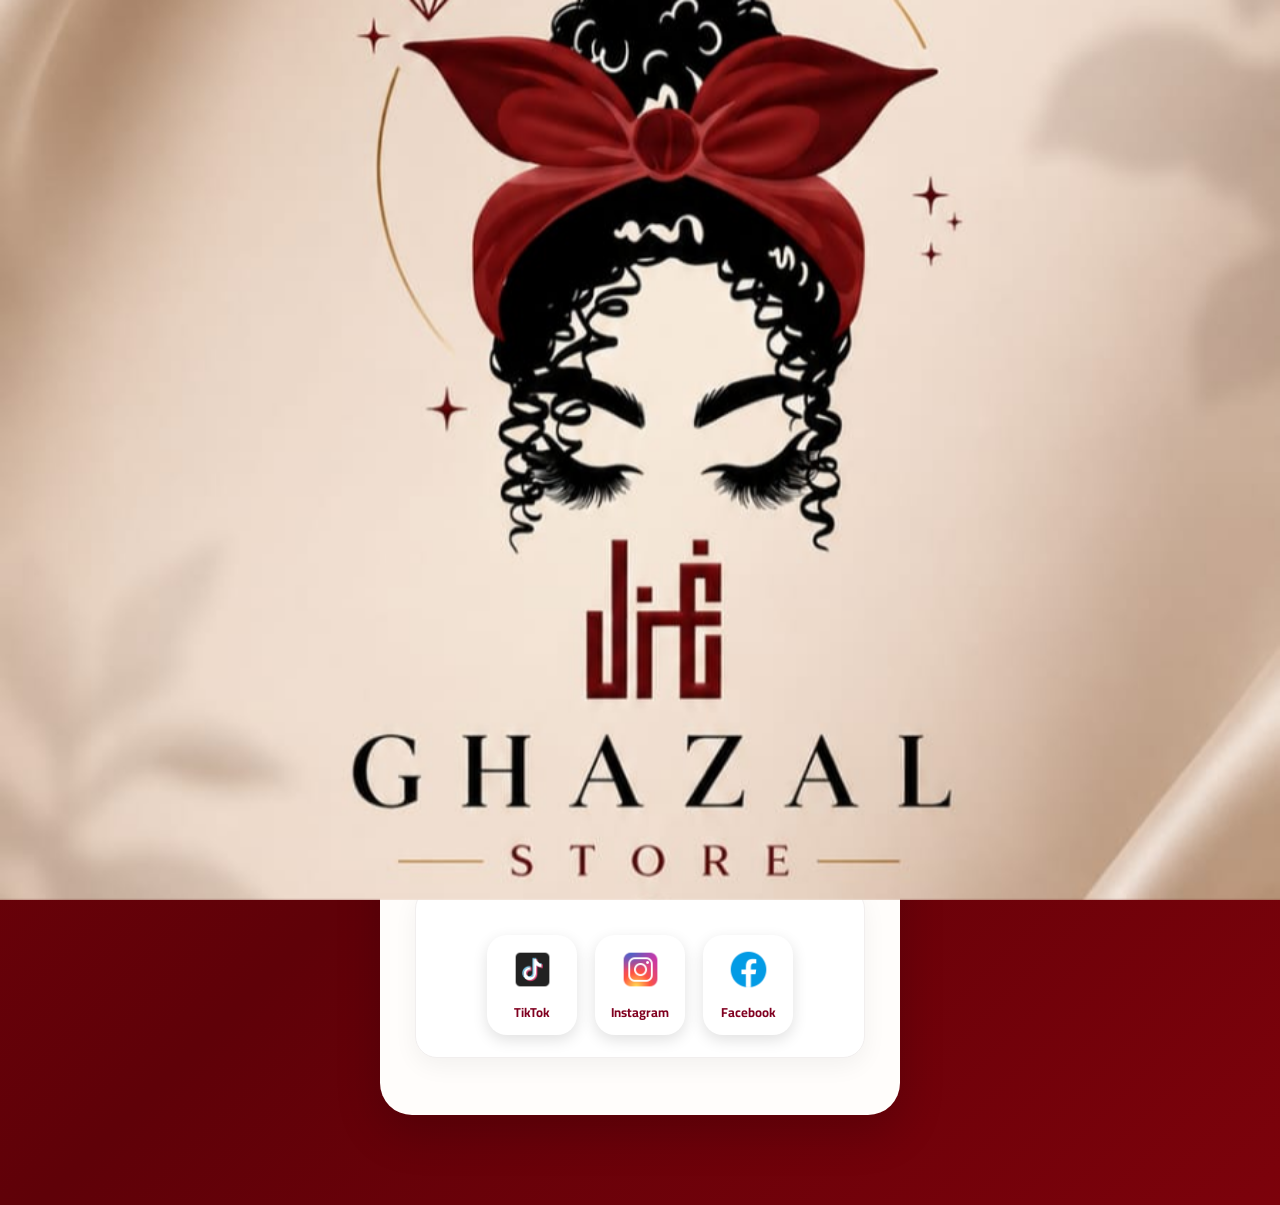
<file: index.html>
<!DOCTYPE html>
<html lang="ar" dir="rtl">

<head>

<meta charset="UTF-8">

<meta name="viewport" content="width=device-width, initial-scale=1.0">

<title>غزل</title>

<link rel="stylesheet" href="style.css">
<link rel="manifest" href="manifest.json">
</head>


<body>
<div id="splash">
    <img src="splash.png" alt="غزل">
</div>
<div class="container">


<img src="logo.png" class="logo" alt="غزل">


<h1>غزل | Ghazal</h1>


<p class="subtitle">
إدارة براند غزل بسهولة
</p>


<div class="divider"></div>





<div class="section">


<h2 class="center-title">
إدارة غزل
</h2>



<button onclick="location.href='posts.html'">

📸 البوستات

</button>



<button onclick="location.href='saved-posts.html'">

📚 المنتجات

</button>



<button onclick="location.href='calculator.html'">

🧮 الحاسبة

</button>



<button onclick="location.href='settings.html'">

⚙️ الإعدادات

</button>



</div>







<div class="section">


<div class="social-links">


<a href="https://www.facebook.com/ghazal07s" target="_blank">

<img src="facebook.png" alt="Facebook">

<span>Facebook</span>

</a>



<a href="https://www.instagram.com/sghazal07" target="_blank">

<img src="instagram.png" alt="Instagram">

<span>Instagram</span>

</a>



<a href="https://www.tiktok.com/@sghazal6" target="_blank">

<img src="tiktok.png" alt="TikTok">

<span>TikTok</span>

</a>



</div>


</div>





</div>

<script>

setTimeout(function(){

document.getElementById("splash").style.display="none";

},2000);

</script>
<script>

if ("serviceWorker" in navigator) {

navigator.serviceWorker.register("service-worker.js");

}

</script>
<script>
setTimeout(function(){
    document.getElementById("splash").style.display="none";
},2500);
</script>
</body>

</html>
</file>
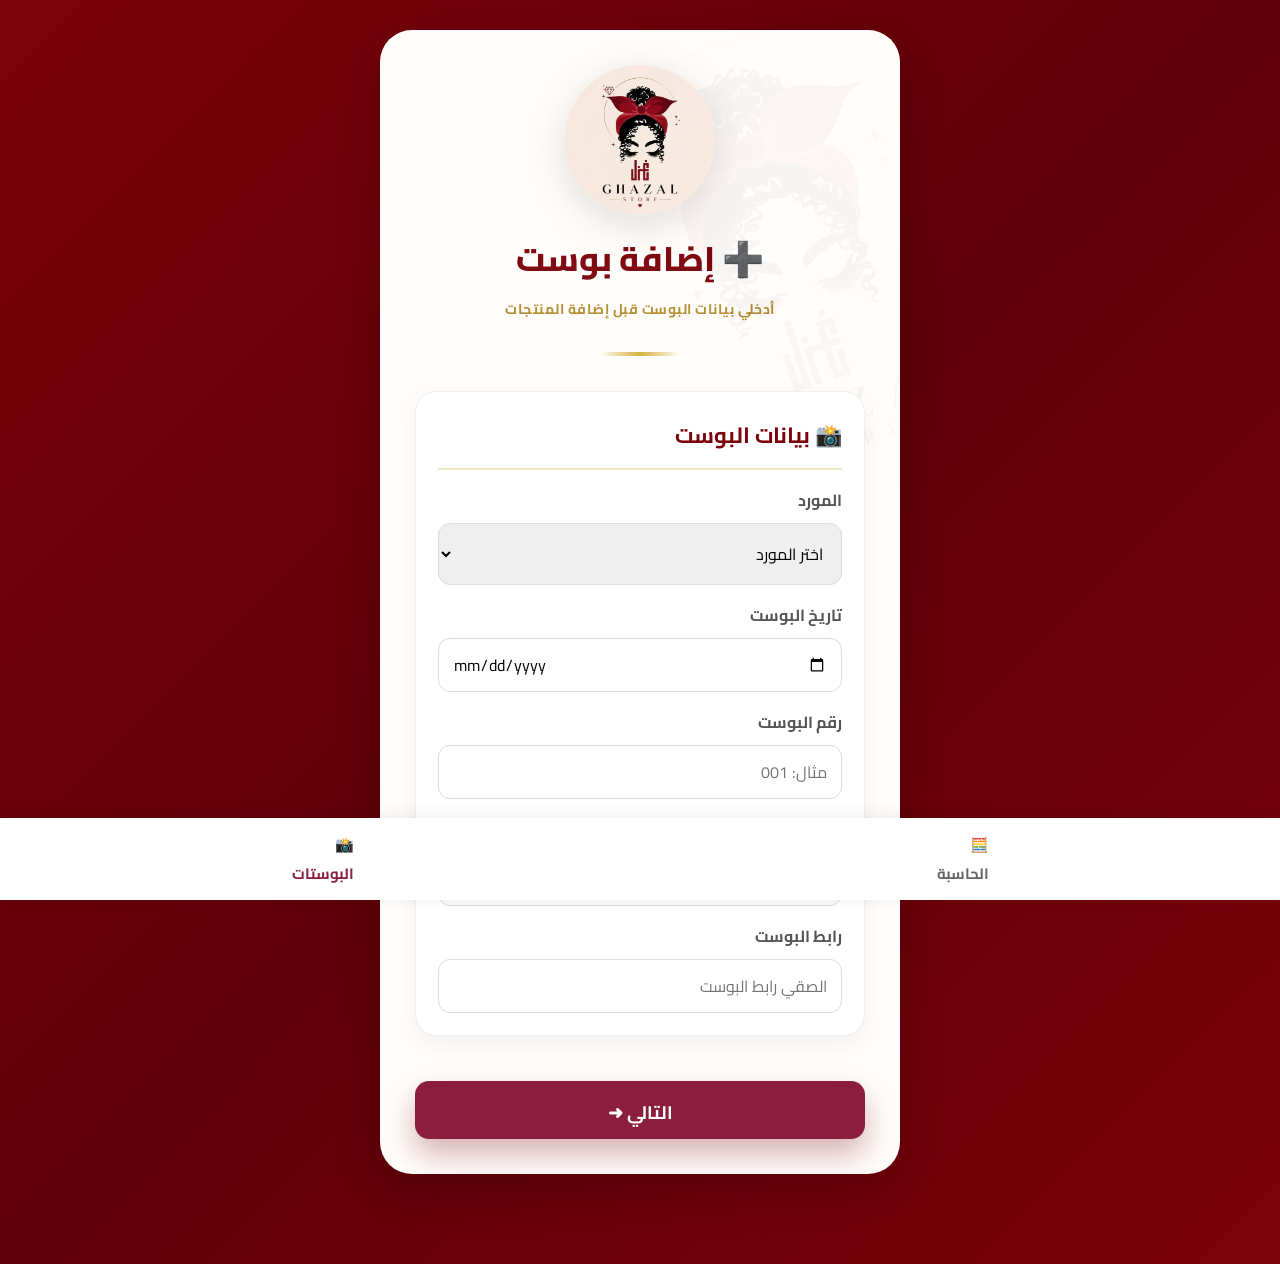
<file: add-post.html>
<!DOCTYPE html>
<html lang="ar" dir="rtl">

<head>

<meta charset="UTF-8">

<meta name="viewport" content="width=device-width, initial-scale=1.0">

<title>إضافة بوست | غزل</title>

<link rel="stylesheet" href="style.css">
<link rel="stylesheet" href="posts.css">

<link rel="preconnect" href="https://fonts.googleapis.com">
<link rel="preconnect" href="https://fonts.gstatic.com" crossorigin>

<link href="https://fonts.googleapis.com/css2?family=Cairo:wght@300;400;600;700;800&display=swap" rel="stylesheet">

</head>


<body>


<div class="container">


<img src="logo.png" class="logo" alt="غزل">


<h1>➕ إضافة بوست</h1>


<p class="subtitle">
أدخلي بيانات البوست قبل إضافة المنتجات
</p>


<div class="divider"></div>



<div class="section">


<h2>📸 بيانات البوست</h2>



<label>المورد</label>


<select id="supplier">

<option value="">اختر المورد</option>

<option value="WD">وديع</option>
<option value="ML">ملاك</option>
<option value="GH">الغول</option>
<option value="BD">البنداري</option>
<option value="MS">مصباح</option>
<option value="BM">بابا المجال</option>
<option value="MK">الملوك رجالي</option>

</select>




<label>تاريخ البوست</label>


<input
type="date"
id="postDate">





<label>رقم البوست</label>


<input
type="number"
id="postNumber"
placeholder="مثال: 001">





<label>كود البوست</label>


<input
type="text"
id="postCode"
readonly
placeholder="سيظهر تلقائيًا">





<label>رابط البوست</label>


<input
type="url"
id="postLink"
placeholder="الصقي رابط البوست">



</div>




<button 
id="nextBtn"
class="posts-btn">

التالي ➜

</button>




</div>




<script src="posts.js"></script>




<div class="bottom-nav">


<a href="index.html">
🧮<br>
الحاسبة
</a>



<a href="posts.html" class="active">
📸<br>
البوستات
</a>


</div>




</body>

</html>
</file>
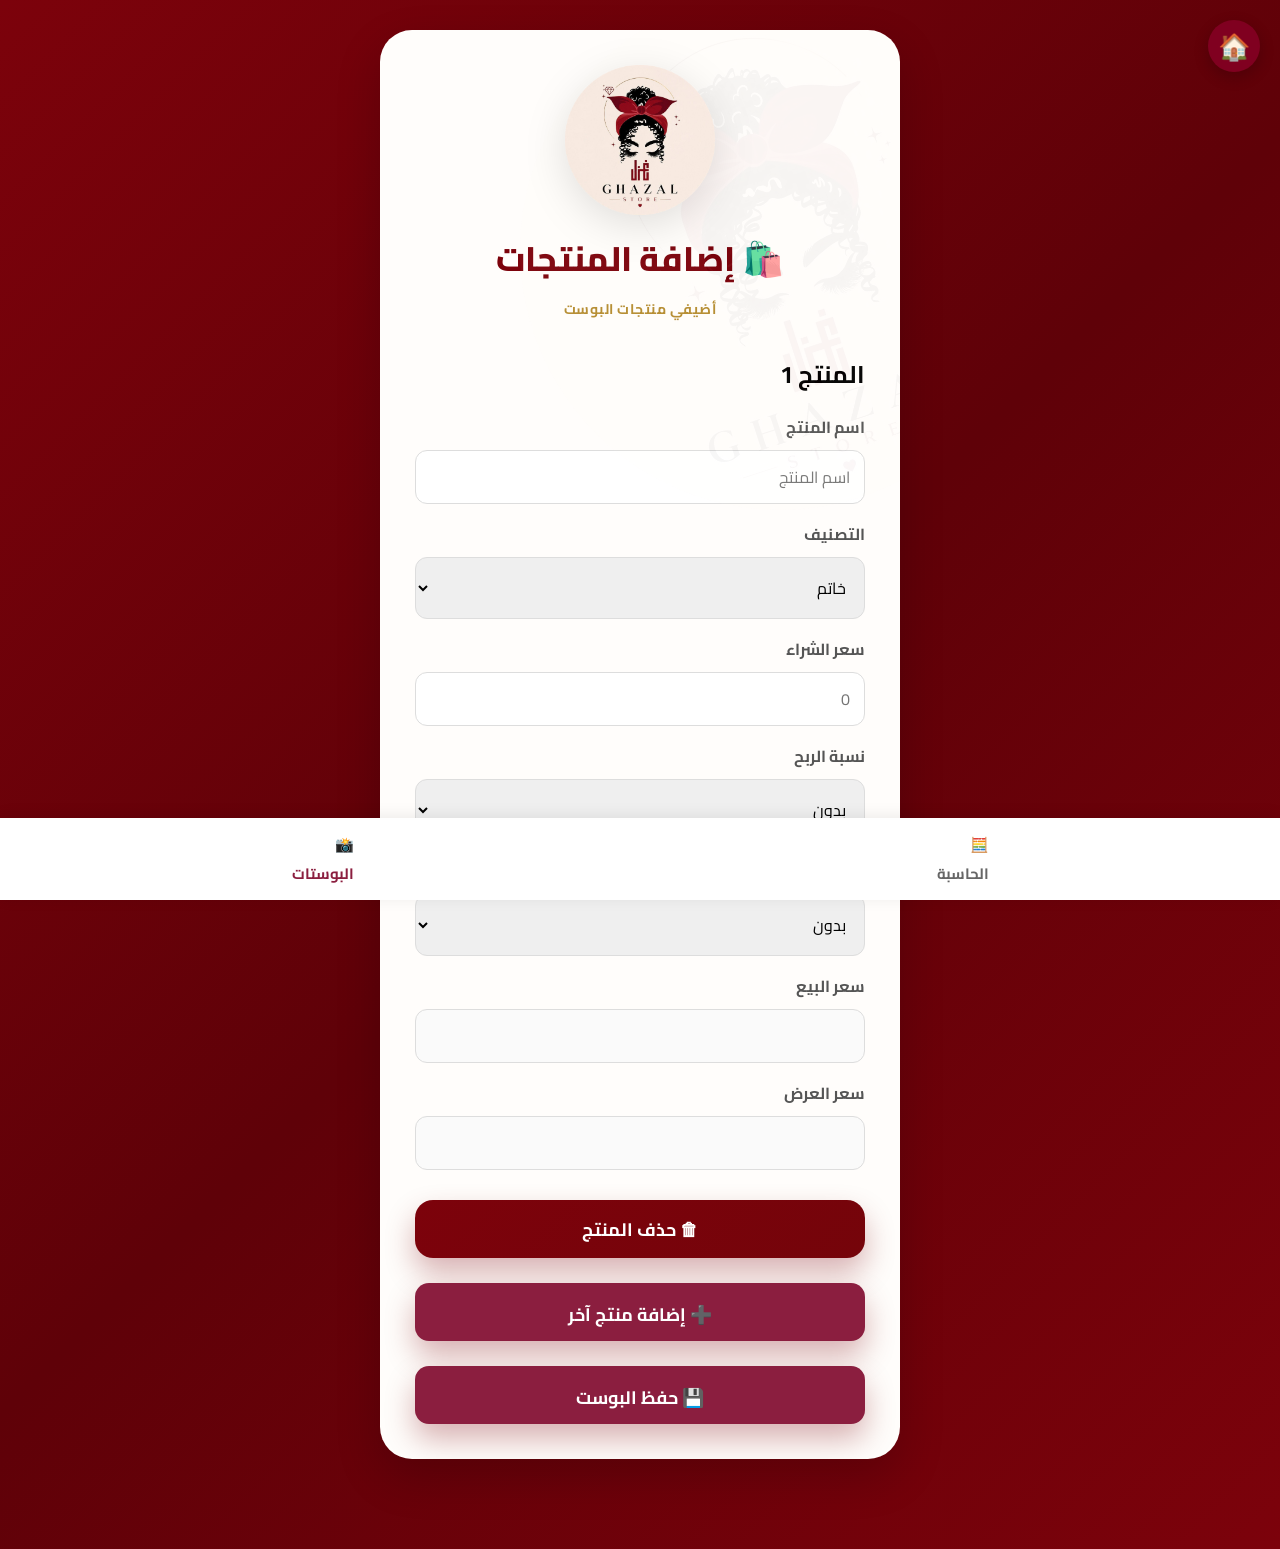
<file: add-products.html>
<!DOCTYPE html>
<html lang="ar" dir="rtl">

<head>

<meta charset="UTF-8">
<meta name="viewport" content="width=device-width, initial-scale=1.0">

<title>إضافة منتجات | غزل</title>

<link rel="stylesheet" href="style.css">
<link rel="stylesheet" href="posts.css">

<link rel="preconnect" href="https://fonts.googleapis.com">
<link rel="preconnect" href="https://fonts.gstatic.com" crossorigin>

<link href="https://fonts.googleapis.com/css2?family=Cairo:wght@300;400;600;700;800&display=swap" rel="stylesheet">

</head>

<body>

<div class="container">

<img src="logo.png" class="logo">

<h1>🛍️ إضافة المنتجات</h1>

<p class="subtitle">

أضيفي منتجات البوست

</p>

<div id="productsContainer">

<div class="post-card">

<h2>المنتج 1</h2>

<label>اسم المنتج</label>

<input
type="text"
class="productName"
placeholder="اسم المنتج">

<label>التصنيف</label>

<select class="category">

<option>خاتم</option>
<option>حلق</option>
<option>سلسلة</option>
<option>إنسيال</option>
<option>إسورة</option>
<option>حظاظة</option>
<option>ساعة</option>
<option>رجالي</option>
<option>باندل</option>

</select>

<label>سعر الشراء</label>

<input
type="number"
class="buyPrice"
placeholder="0">

<label>نسبة الربح</label>

<select class="profit">

<option value="">بدون</option>
<option>40</option>
<option>50</option>
<option>60</option>
<option>70</option>
<option>80</option>
<option>90</option>
<option>100</option>
<option>110</option>
<option>120</option>
<option>130</option>
<option>140</option>
<option>150</option>

</select>

<label>الخصم</label>

<select class="discount">

<option value="0">بدون</option>
<option value="10">10%</option>
<option value="25">25%</option>

</select>

<label>سعر البيع</label>

<input
type="text"
class="sellPrice"
readonly>

<label>سعر العرض</label>

<input
type="text"
class="offerPrice"
readonly>
<button
type="button"
class="deleteBtn">

🗑 حذف المنتج

</button>

</div>

</div>

<button
type="button"
id="addProductBtn"
class="posts-btn">

➕ إضافة منتج آخر

</button>

<button
type="button"
id="savePostBtn"
class="posts-btn">

💾 حفظ البوست

</button>

</div>


<div class="bottom-nav">

<a href="index.html">
🧮<br>الحاسبة
</a>

<a href="posts.html" class="active">
📸<br>البوستات
</a>

</div>
<script src="products.js"></script>
<a href="home.html" class="home-btn">
🏠
</a>
</body>

</html>
</file>
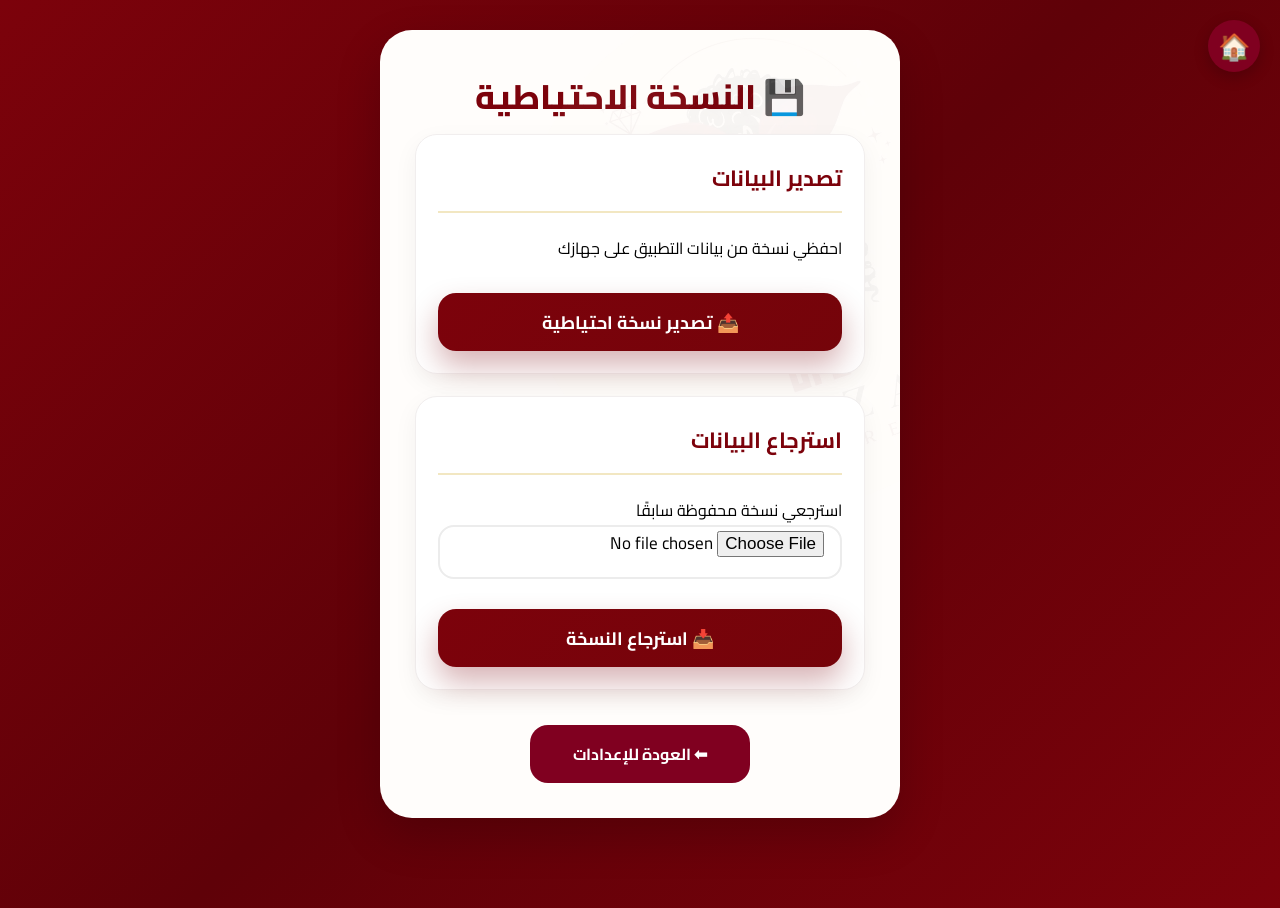
<file: backup.html>
<!DOCTYPE html>
<html lang="ar" dir="rtl">

<head>

<meta charset="UTF-8">

<meta name="viewport" content="width=device-width, initial-scale=1.0">

<title>النسخة الاحتياطية | غزل</title>

<link rel="stylesheet" href="style.css">

</head>


<body>


<div class="container">


<h1>💾 النسخة الاحتياطية</h1>


<div class="section">


<h2>تصدير البيانات</h2>


<p>
احفظي نسخة من بيانات التطبيق على جهازك
</p>


<button id="exportBtn">

📤 تصدير نسخة احتياطية

</button>



</div>





<div class="section">


<h2>استرجاع البيانات</h2>


<p>
استرجعي نسخة محفوظة سابقًا
</p>


<input
type="file"
id="importFile"
accept=".json">



<button id="importBtn">

📥 استرجاع النسخة

</button>



</div>





<a href="settings.html" class="back-btn">

⬅ العودة للإعدادات

</a>



</div>




<script src="backup.js"></script>
<a href="home.html" class="home-btn">
🏠
</a>

</body>

</html>
</file>
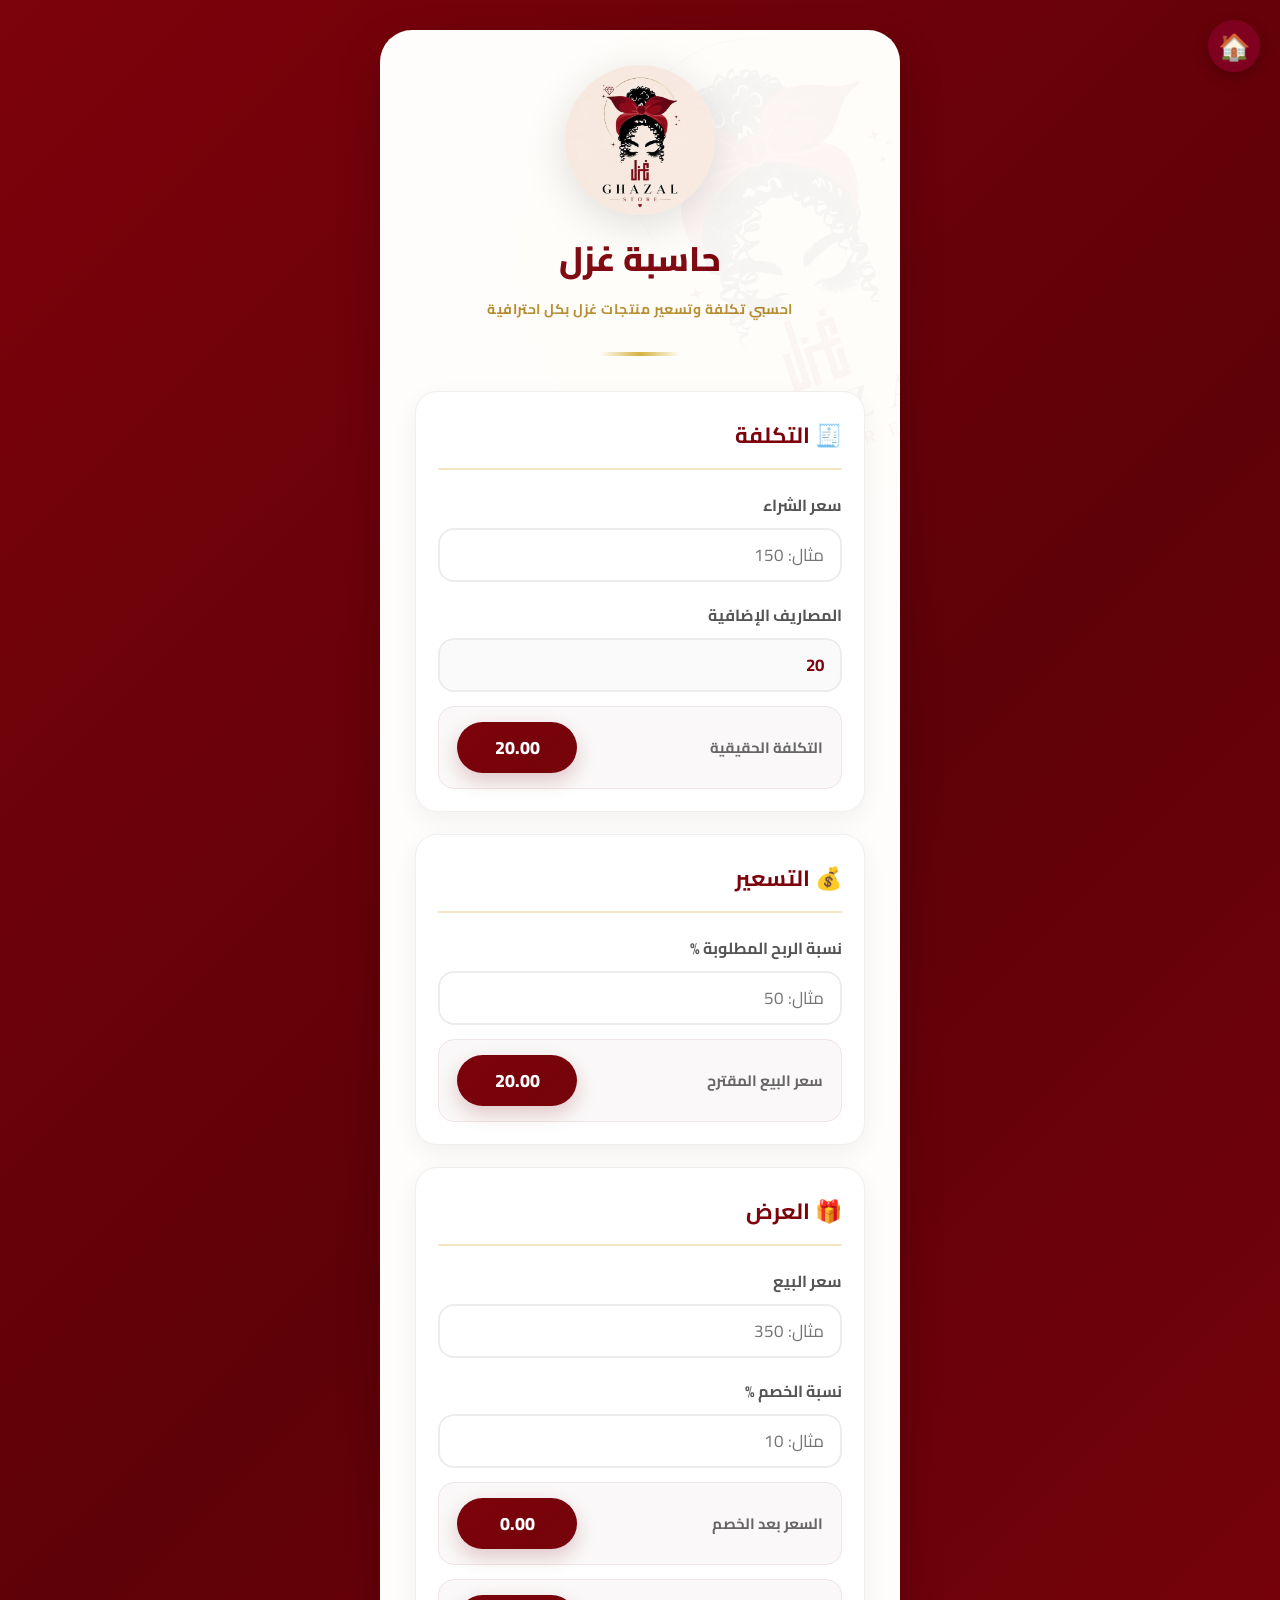
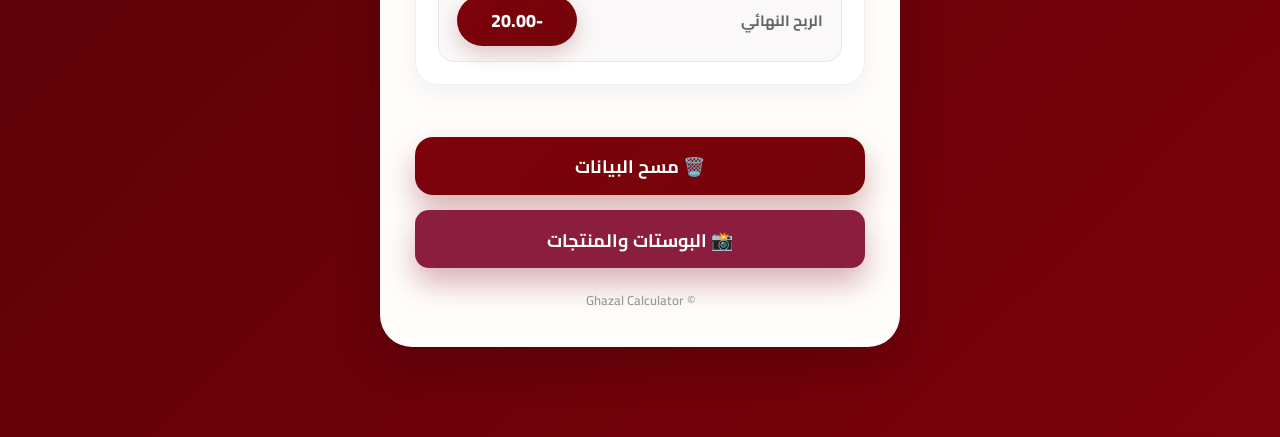
<file: calculator.html>
<!DOCTYPE html>
<html lang="ar">

<head>

<meta charset="UTF-8">

<meta name="viewport" content="width=device-width, initial-scale=1.0">

<title>حاسبة غزل</title>

<link rel="stylesheet" href="style.css">

<link rel="manifest" href="manifest.json">

<meta name="theme-color" content="#800020">

<link rel="preconnect" href="https://fonts.googleapis.com">
<link rel="preconnect" href="https://fonts.gstatic.com" crossorigin>

<link href="https://fonts.googleapis.com/css2?family=Cairo:wght@300;400;600;700;800&display=swap" rel="stylesheet">

</head>


<body>



<div class="container">


<img src="logo.png" class="logo" alt="غزل">


<h1>حاسبة غزل</h1>


<p class="subtitle">
احسبي تكلفة وتسعير منتجات غزل بكل احترافية
</p>


<div class="divider"></div>



<div class="section">


<h2>🧾 التكلفة</h2>


<label>سعر الشراء</label>

<input
id="buyPrice"
type="number"
placeholder="مثال: 150">


<label>المصاريف الإضافية</label>

<input
id="extraCost"
type="number"
value="20"
readonly>


<div class="result">

<span class="result-title">
التكلفة الحقيقية
</span>

<span id="totalCost" class="result-value">
0 جنيه
</span>

</div>


</div>




<div class="section">


<h2>💰 التسعير</h2>


<label>نسبة الربح المطلوبة %</label>

<input
id="desiredProfit"
type="number"
placeholder="مثال: 50">


<div class="result">

<span class="result-title">
سعر البيع المقترح
</span>

<span id="suggestedPrice" class="result-value">
0 جنيه
</span>

</div>


</div>





<div class="section">


<h2>🎁 العرض</h2>


<label>سعر البيع</label>


<input
id="sellPrice"
type="number"
placeholder="مثال: 350">


<label>نسبة الخصم %</label>


<input
id="discount"
type="number"
placeholder="مثال: 10">


<div class="result">

<span class="result-title">
السعر بعد الخصم
</span>

<span id="finalPrice" class="result-value">
0 جنيه
</span>

</div>



<div class="result">

<span class="result-title">
الربح النهائي
</span>

<span id="finalProfit" class="result-value">
0 جنيه
</span>

</div>


</div>




<button onclick="clearCalculator()">
🗑️ مسح البيانات
</button>


<button onclick="window.location.href='posts.html'" class="posts-btn">
📸 البوستات والمنتجات
</button>



<div class="footer">

© Ghazal Calculator

</div>


</div>





<script src="script.js"></script>




<script>

if ("serviceWorker" in navigator) {

window.addEventListener("load", function() {

navigator.serviceWorker.register("service-worker.js")

.then(function() {

console.log("Ghazal PWA Ready");

})

.catch(function(error) {

console.log("Service Worker Error:", error);

});

});

}

</script>




<script>

setTimeout(function(){

document.getElementById("splash").style.display="none";

},2000);

</script>

<a href="home.html" class="home-btn">
🏠
</a>

</body>

</html>
</file>
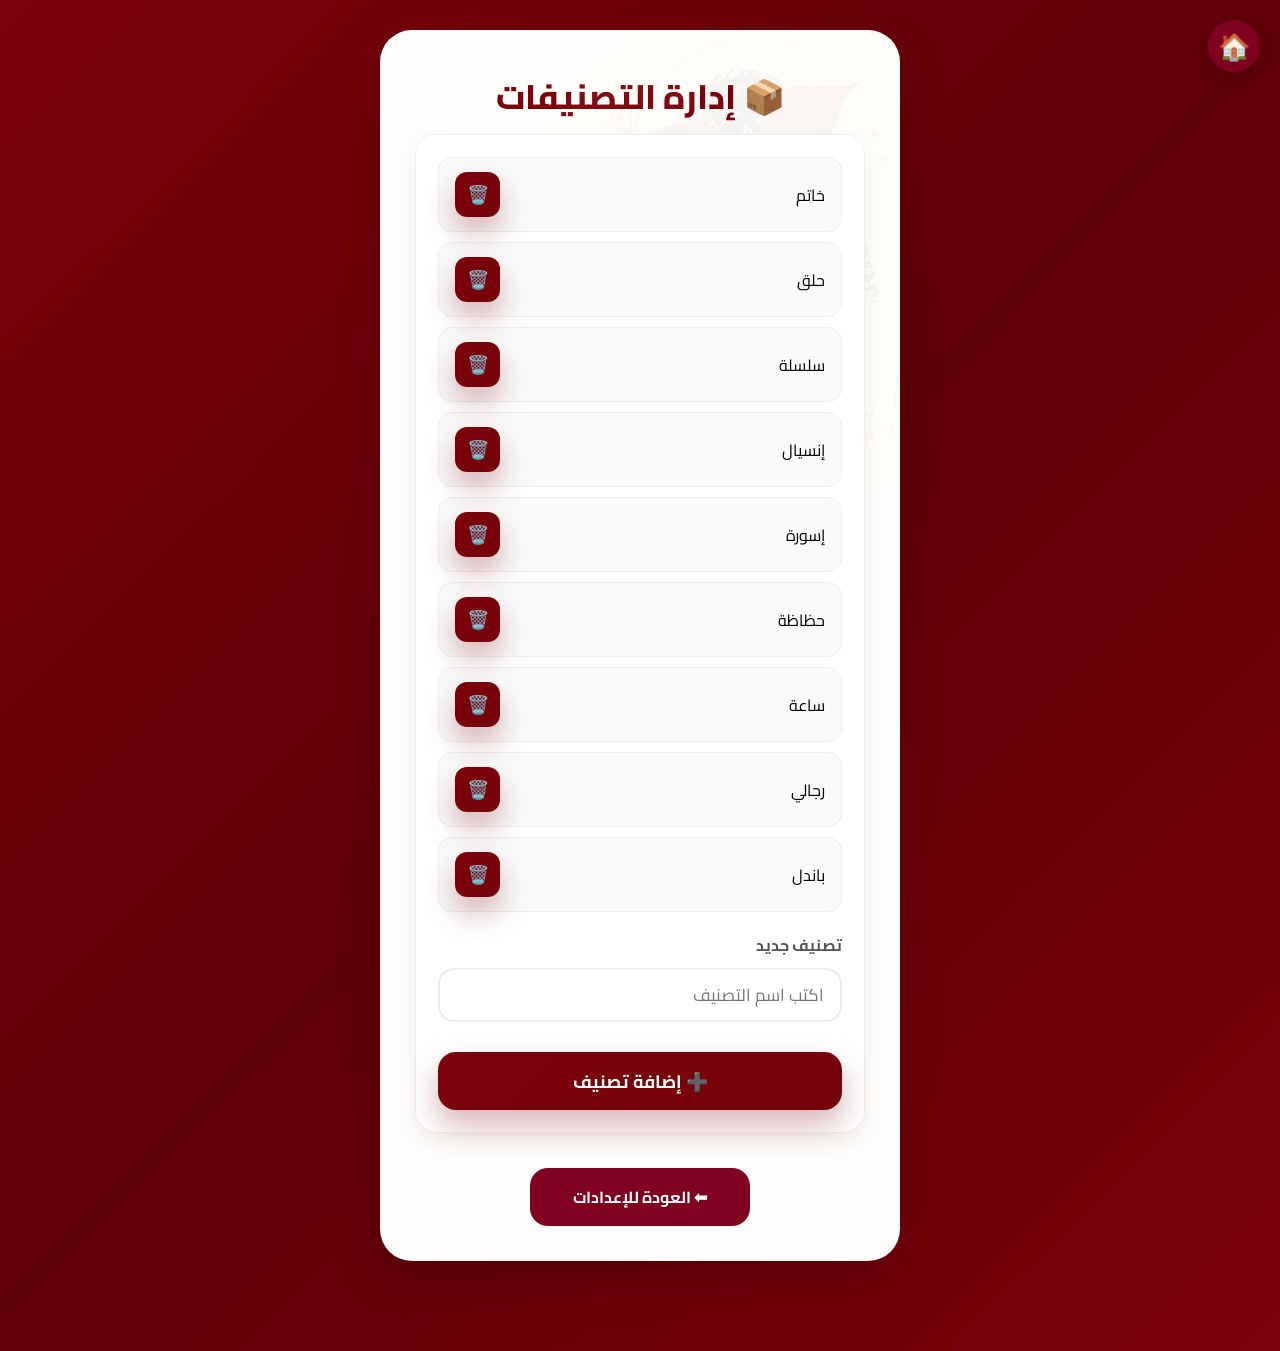
<file: categories.html>
<!DOCTYPE html>
<html lang="ar" dir="rtl">

<head>

<meta charset="UTF-8">

<meta name="viewport" content="width=device-width, initial-scale=1.0">

<title>إدارة التصنيفات | غزل</title>

<link rel="stylesheet" href="style.css">

</head>

<body>

<div class="container">

<h1>📦 إدارة التصنيفات</h1>

<div class="section">

<div id="categoriesList"></div>

<label>تصنيف جديد</label>

<input
type="text"
id="newCategory"
placeholder="اكتب اسم التصنيف">

<button id="addCategoryBtn">

➕ إضافة تصنيف

</button>

</div>

<a href="settings.html" class="back-btn">

⬅ العودة للإعدادات

</a>

</div>

<script src="categories.js"></script>
<a href="home.html" class="home-btn">
🏠
</a>
</body>

</html>
</file>
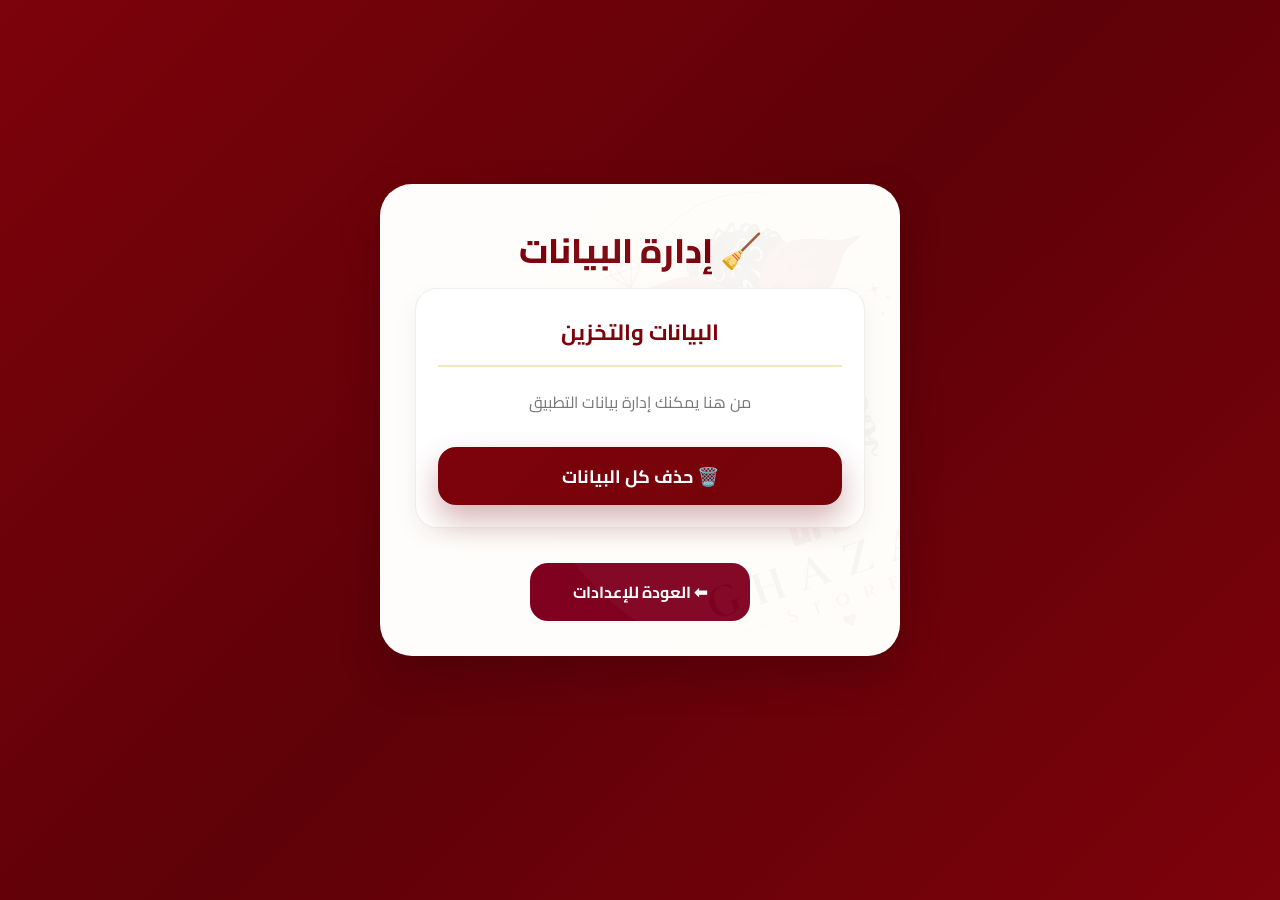
<file: data-management.html>
<!DOCTYPE html>
<html lang="ar" dir="rtl">

<head>

<meta charset="UTF-8">

<meta name="viewport" content="width=device-width, initial-scale=1.0">

<title>إدارة البيانات | غزل</title>

<link rel="stylesheet" href="style.css">

</head>

<body>

<div class="container">

<h1>🧹 إدارة البيانات</h1>

<div class="section">

<h2 class="center-title">
البيانات والتخزين
</h2>

<p style="text-align:center; color:#777; margin-top:20px;">
من هنا يمكنك إدارة بيانات التطبيق
</p>

<button onclick="clearData()">
🗑️ حذف كل البيانات
</button>

</div>

<a href="settings.html" class="back-btn">
⬅ العودة للإعدادات
</a>

</div>


<script>

function clearData(){

let confirmDelete = confirm(
"هل أنت متأكد من حذف جميع البيانات؟"
);

if(confirmDelete){

localStorage.clear();

alert(
"تم حذف البيانات بنجاح"
);

}

}

</script>


</body>

</html>
</file>
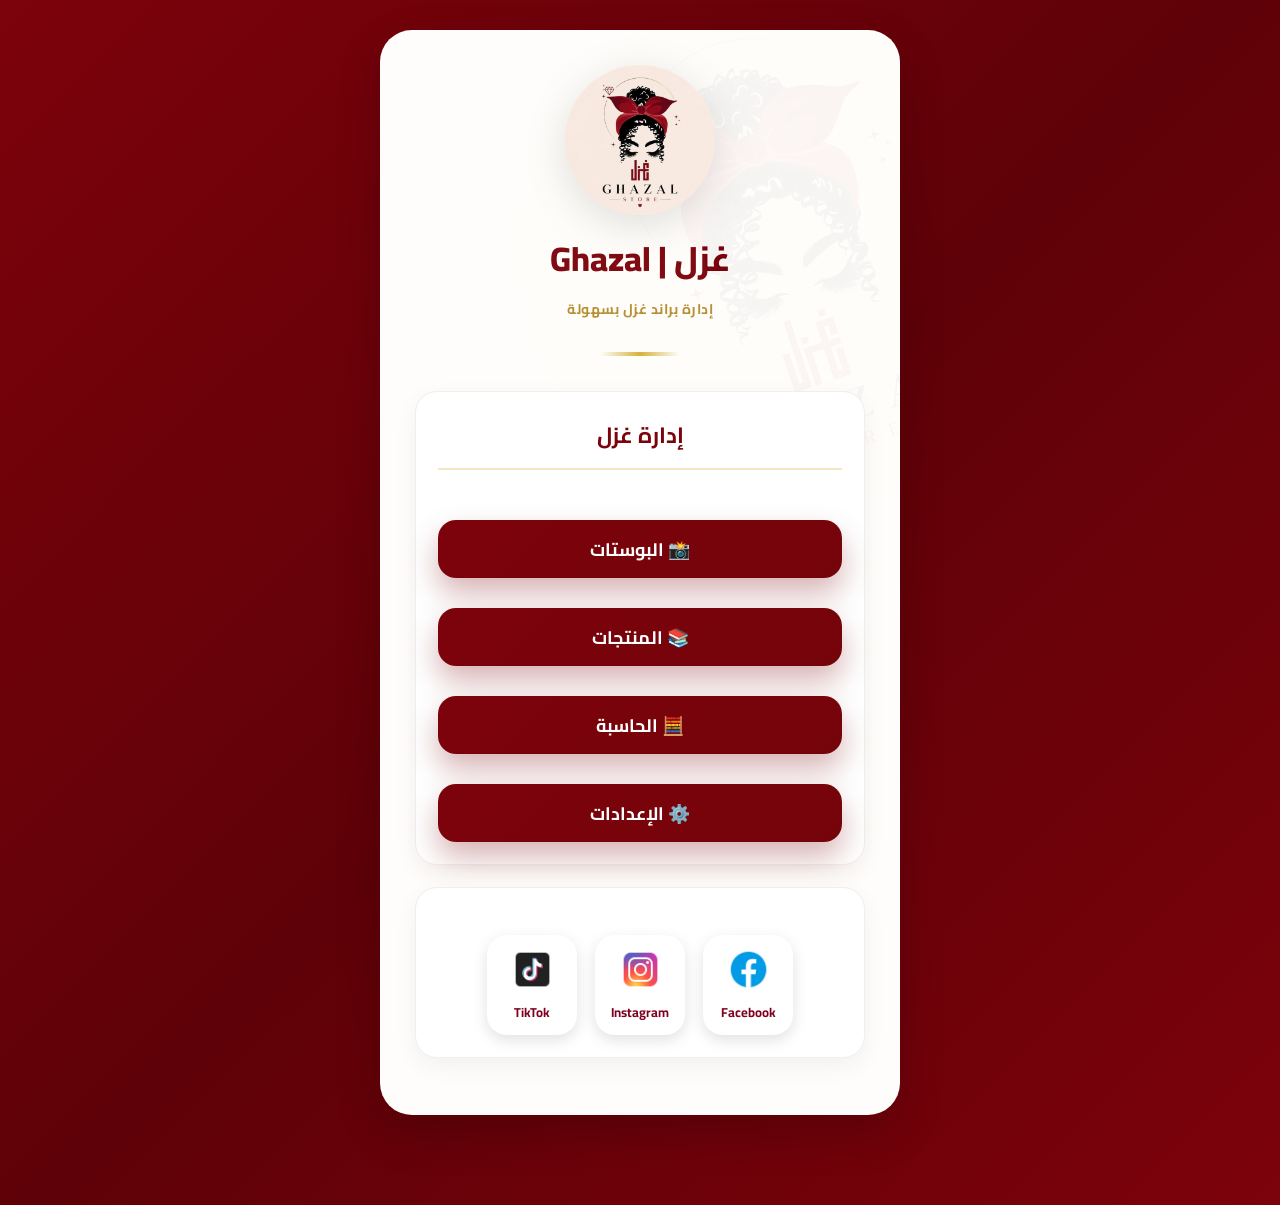
<file: home.html>
<!DOCTYPE html>
<html lang="ar" dir="rtl">

<head>

<meta charset="UTF-8">

<meta name="viewport" content="width=device-width, initial-scale=1.0">

<title>غزل</title>

<link rel="stylesheet" href="style.css">

</head>


<body>


<div class="container">


<img src="logo.png" class="logo" alt="غزل">


<h1>غزل | Ghazal</h1>


<p class="subtitle">
إدارة براند غزل بسهولة
</p>


<div class="divider"></div>





<div class="section">


<h2 class="center-title">
إدارة غزل
</h2>



<button onclick="location.href='posts.html'">

📸 البوستات

</button>



<button onclick="location.href='saved-posts.html'">

📚 المنتجات

</button>



<button onclick="location.href='index.html'">

🧮 الحاسبة

</button>



<button onclick="location.href='settings.html'">

⚙️ الإعدادات

</button>



</div>







<div class="section">


<div class="social-links">


<a href="https://www.facebook.com/ghazal07s" target="_blank">

<img src="facebook.png" alt="Facebook">

<span>Facebook</span>

</a>



<a href="https://www.instagram.com/sghazal07" target="_blank">

<img src="instagram.png" alt="Instagram">

<span>Instagram</span>

</a>



<a href="https://www.tiktok.com/@sghazal6" target="_blank">

<img src="tiktok.png" alt="TikTok">

<span>TikTok</span>

</a>



</div>


</div>





</div>


</body>

</html>
</file>
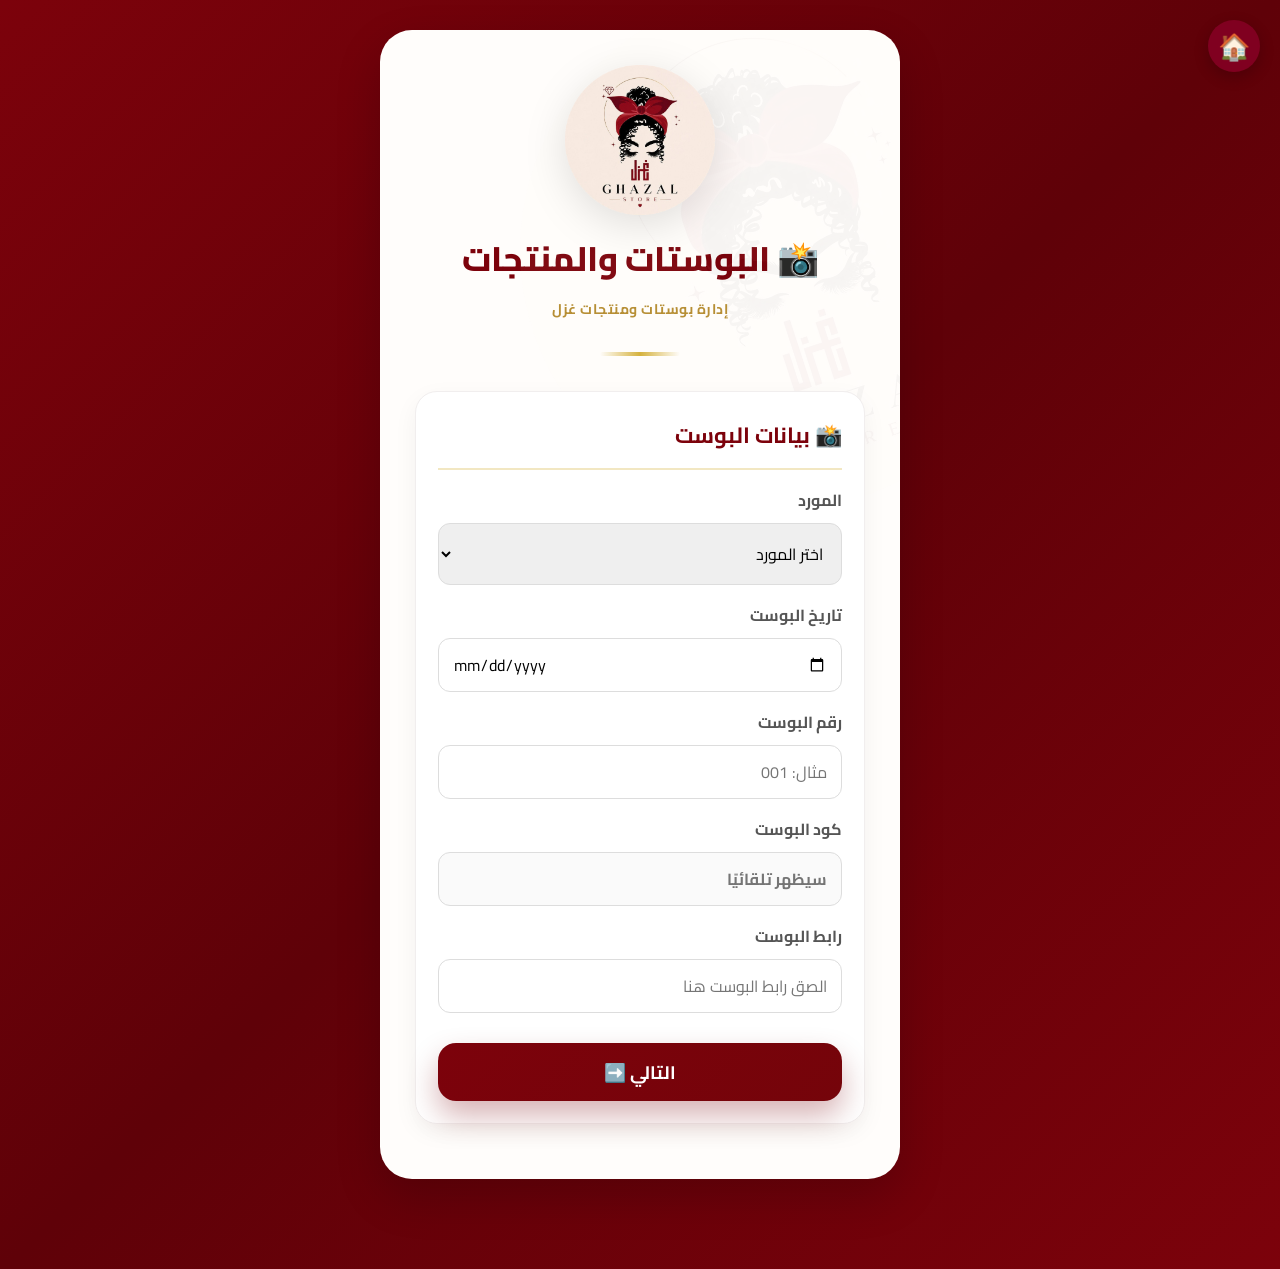
<file: posts.html>
<!DOCTYPE html>
<html lang="ar" dir="rtl">

<head>

<meta charset="UTF-8">

<meta name="viewport" content="width=device-width, initial-scale=1.0">

<title>البوستات والمنتجات | غزل</title>

<link rel="stylesheet" href="style.css">
<link rel="stylesheet" href="posts.css">

<link rel="preconnect" href="https://fonts.googleapis.com">
<link rel="preconnect" href="https://fonts.gstatic.com" crossorigin>

<link href="https://fonts.googleapis.com/css2?family=Cairo:wght@300;400;600;700;800&display=swap" rel="stylesheet">

</head>


<body>


<div class="container">


<img src="logo.png" class="logo" alt="غزل">


<h1>📸 البوستات والمنتجات</h1>


<p class="subtitle">
إدارة بوستات ومنتجات غزل
</p>


<div class="divider"></div>





<div class="section">


<h2>📸 بيانات البوست</h2>



<label>المورد</label>


<select id="supplier">

<option value="">
اختر المورد
</option>

</select>




<label>تاريخ البوست</label>


<input
id="postDate"
type="date">





<label>رقم البوست</label>


<input
id="postNumber"
type="number"
placeholder="مثال: 001">





<label>كود البوست</label>


<input
id="postCode"
type="text"
readonly
placeholder="سيظهر تلقائيًا">





<label>رابط البوست</label>


<input
id="postLink"
type="url"
placeholder="الصق رابط البوست هنا">





<button id="nextBtn" type="button">

التالي ➡️

</button>



</div>









<script src="posts.js"></script>



</div>
<a href="home.html" class="home-btn">
🏠
</a>

</body>

</html>
</file>
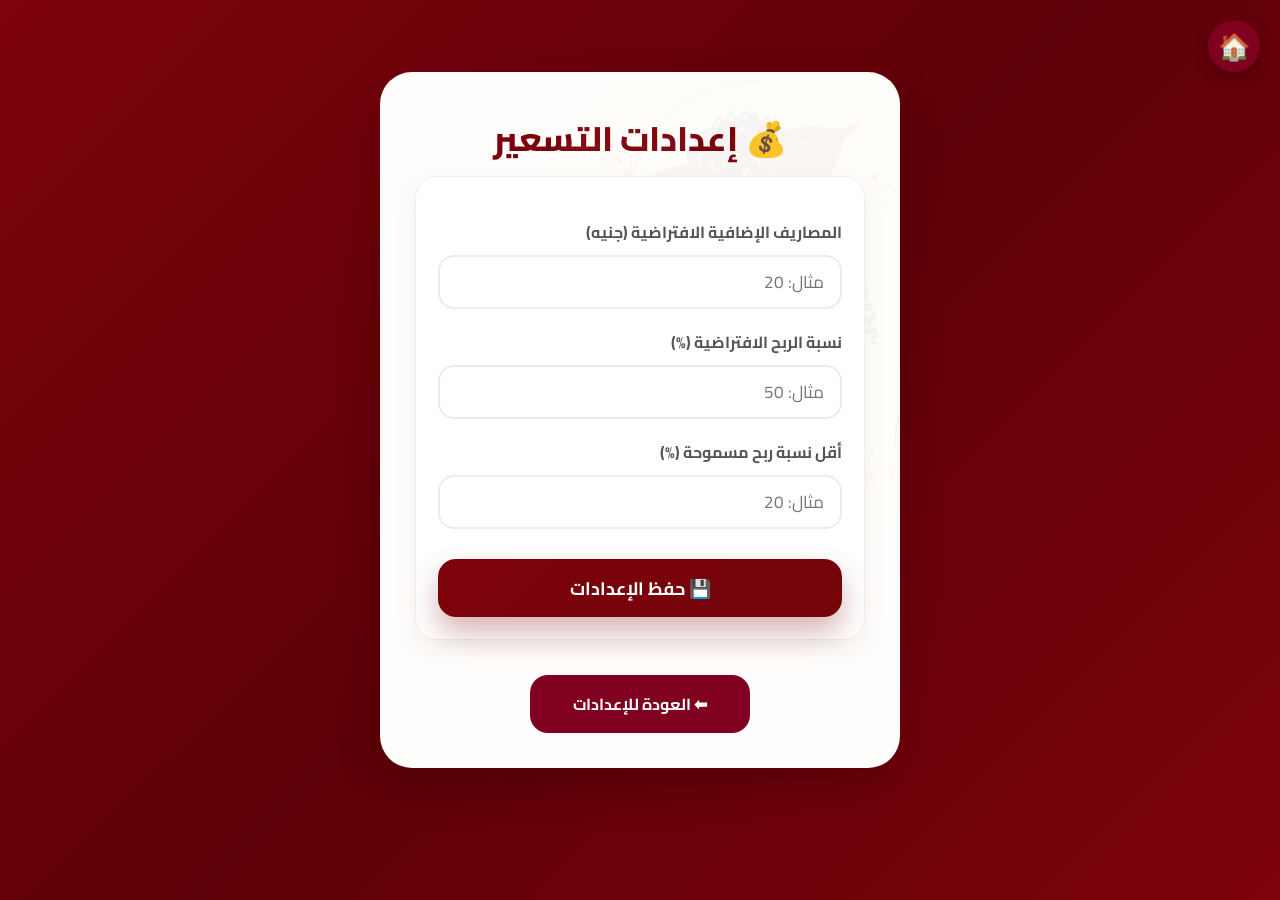
<file: pricing-settings.html>
<!DOCTYPE html>
<html lang="ar" dir="rtl">

<head>

<meta charset="UTF-8">

<meta name="viewport" content="width=device-width, initial-scale=1.0">

<title>إعدادات التسعير | غزل</title>

<link rel="stylesheet" href="style.css">

</head>

<body>

<div class="container">

<h1>💰 إعدادات التسعير</h1>

<div class="section">

<label>المصاريف الإضافية الافتراضية (جنيه)</label>

<input
type="number"
id="defaultExpenses"
placeholder="مثال: 20"
>

<label>نسبة الربح الافتراضية (%)</label>

<input
type="number"
id="defaultProfit"
placeholder="مثال: 50"
>

<label>أقل نسبة ربح مسموحة (%)</label>

<input
type="number"
id="minProfit"
placeholder="مثال: 20"
>

<button id="savePricingBtn">

💾 حفظ الإعدادات

</button>

</div>

<a href="settings.html" class="back-btn">

⬅ العودة للإعدادات

</a>

</div>

<script src="pricing-settings.js"></script>
<a href="home.html" class="home-btn">
🏠
</a>
</body>

</html>
</file>
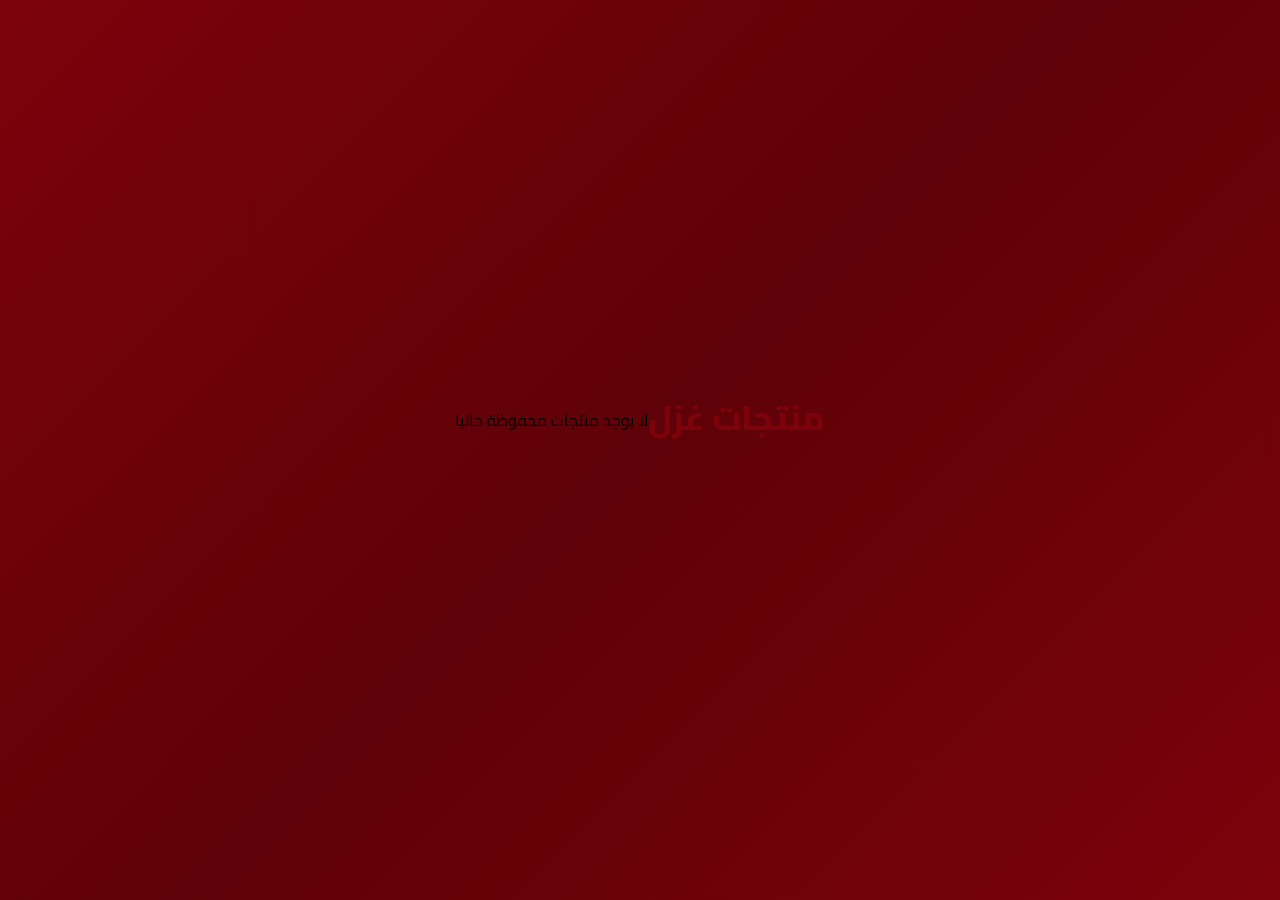
<file: products.html>
<!DOCTYPE html>
<html lang="ar" dir="rtl">
<head>
    <meta charset="UTF-8">
    <meta name="viewport" content="width=device-width, initial-scale=1.0">
    <title>منتجات غزل</title>
    <link rel="stylesheet" href="style.css">
</head>

<body>

<h1>منتجات غزل</h1>

<div id="products-list">
    جاري تحميل المنتجات...
</div>

<script src="products-view.js"></script>

</body>
</html>
</file>
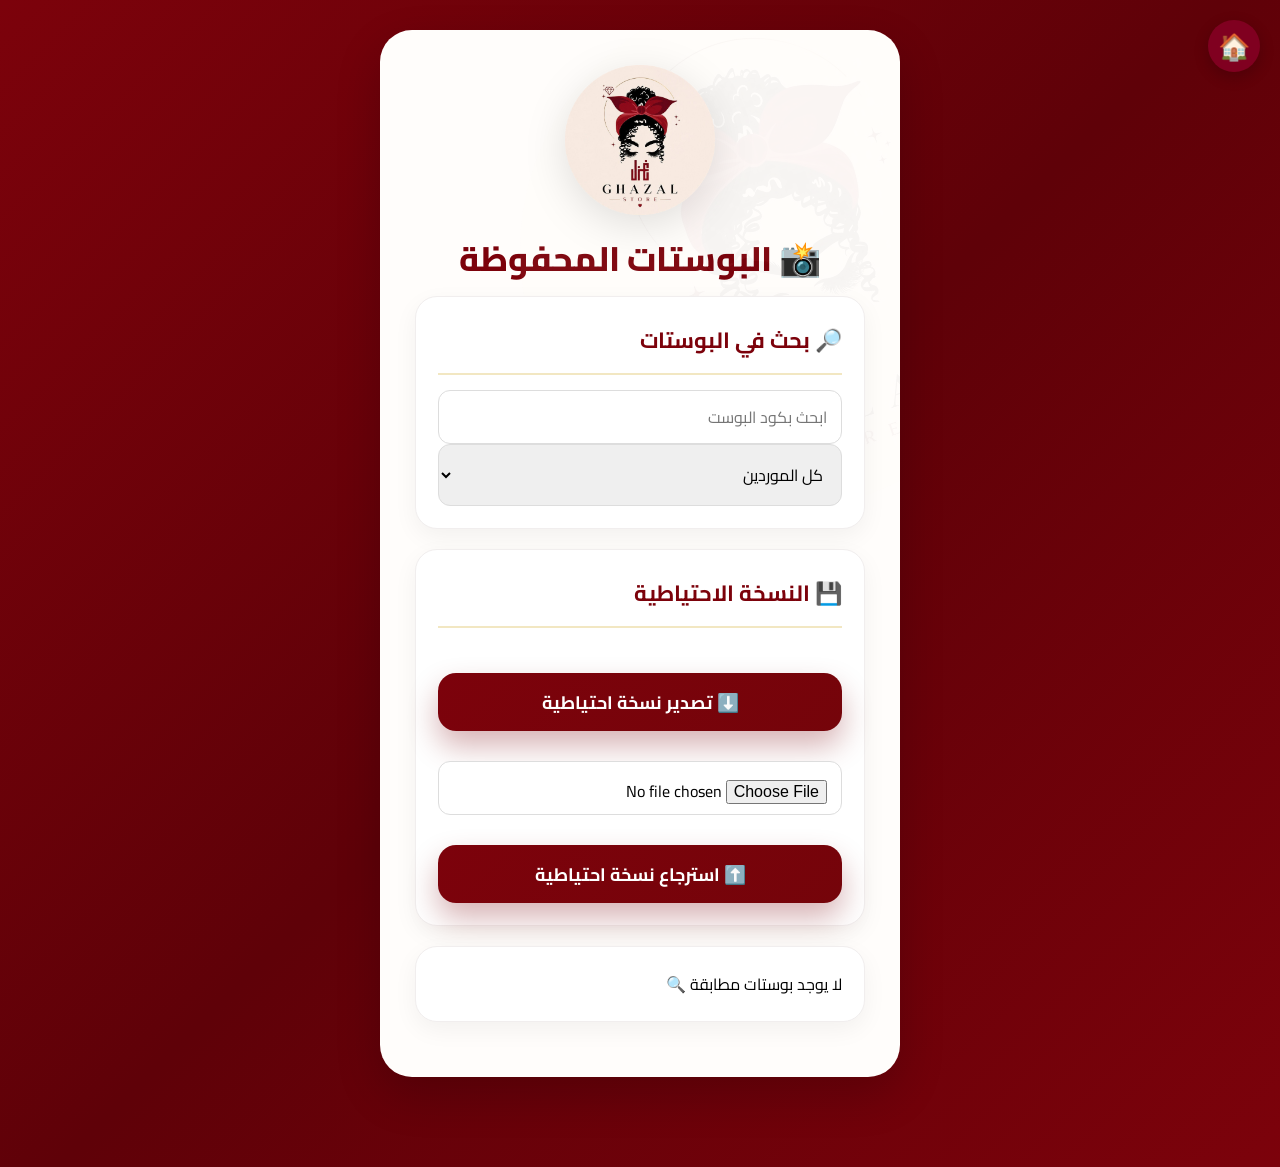
<file: saved-posts.html>
<!DOCTYPE html>
<html lang="ar" dir="rtl">

<head>

<meta charset="UTF-8">

<meta name="viewport" content="width=device-width, initial-scale=1.0">

<title>البوستات المحفوظة | غزل</title>

<link rel="stylesheet" href="style.css">
<link rel="stylesheet" href="posts.css">

</head>


<body>


<div class="container">


<img src="logo.png" class="logo">


<h1>📸 البوستات المحفوظة</h1>




<div class="section">


<h2>🔎 بحث في البوستات</h2>


<input
id="searchCode"
type="text"
placeholder="ابحث بكود البوست">



<select id="searchSupplier">


<option value="">
كل الموردين
</option>


<option value="WD">وديع</option>
<option value="ML">ملاك</option>
<option value="GH">الغول</option>
<option value="BD">البنداري</option>
<option value="MS">مصباح</option>
<option value="BM">بابا المجال</option>
<option value="MK">الملوك رجالي</option>


</select>


</div>





<div class="section">


<h2>💾 النسخة الاحتياطية</h2>


<button id="exportBtn">
⬇️ تصدير نسخة احتياطية
</button>



<br><br>



<input
id="importFile"
type="file"
accept=".json">



<button id="importBtn">
⬆️ استرجاع نسخة احتياطية
</button>



</div>







<div id="savedPosts"></div>








</div>







<script src="saved-posts.js"></script>
<a href="home.html" class="home-btn">
🏠
</a>

</body>


</html>
</file>
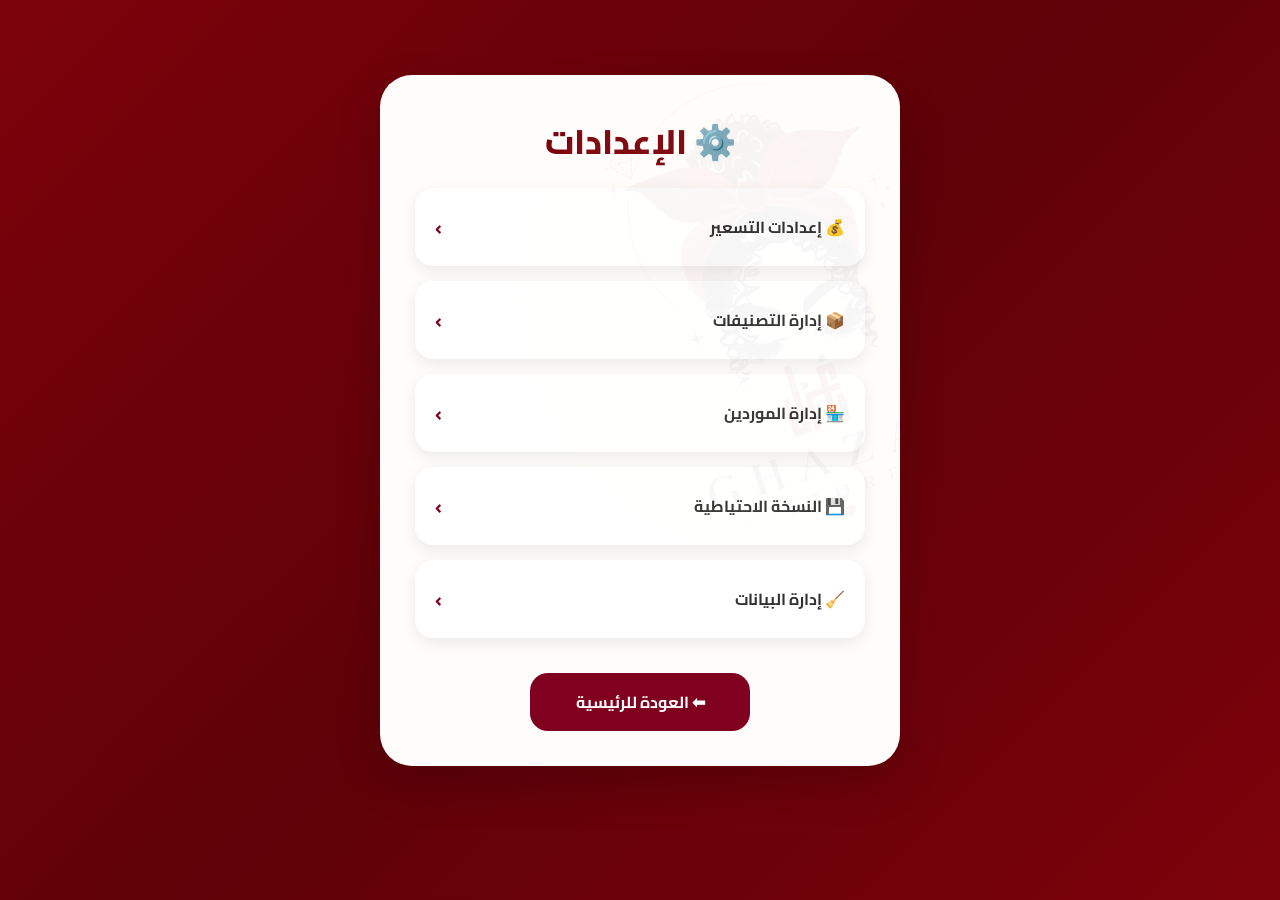
<file: settings.html>
<!DOCTYPE html>
<html lang="ar" dir="rtl">

<head>

<meta charset="UTF-8">

<meta name="viewport" content="width=device-width, initial-scale=1.0">

<title>الإعدادات | غزل</title>

<link rel="stylesheet" href="style.css">

</head>

<body>

<div class="container">

<h1>⚙️ الإعدادات</h1>

<a href="pricing-settings.html" class="settings-item">

<span>💰 إعدادات التسعير</span>

<span>›</span>

</a>

<a href="categories.html" class="settings-item">

<span>📦 إدارة التصنيفات</span>

<span>›</span>

</a>

<a href="suppliers.html" class="settings-item">

<span>🏪 إدارة الموردين</span>

<span>›</span>

</a>

<a href="backup.html" class="settings-item">

<span>💾 النسخة الاحتياطية</span>

<span>›</span>

</a>


<a href="data-management.html" class="settings-item">

<span>🧹 إدارة البيانات</span>

<span>›</span>

</a>

<a href="home.html" class="back-btn">

⬅ العودة للرئيسية

</a>

</div>

</body>

</html>
</file>
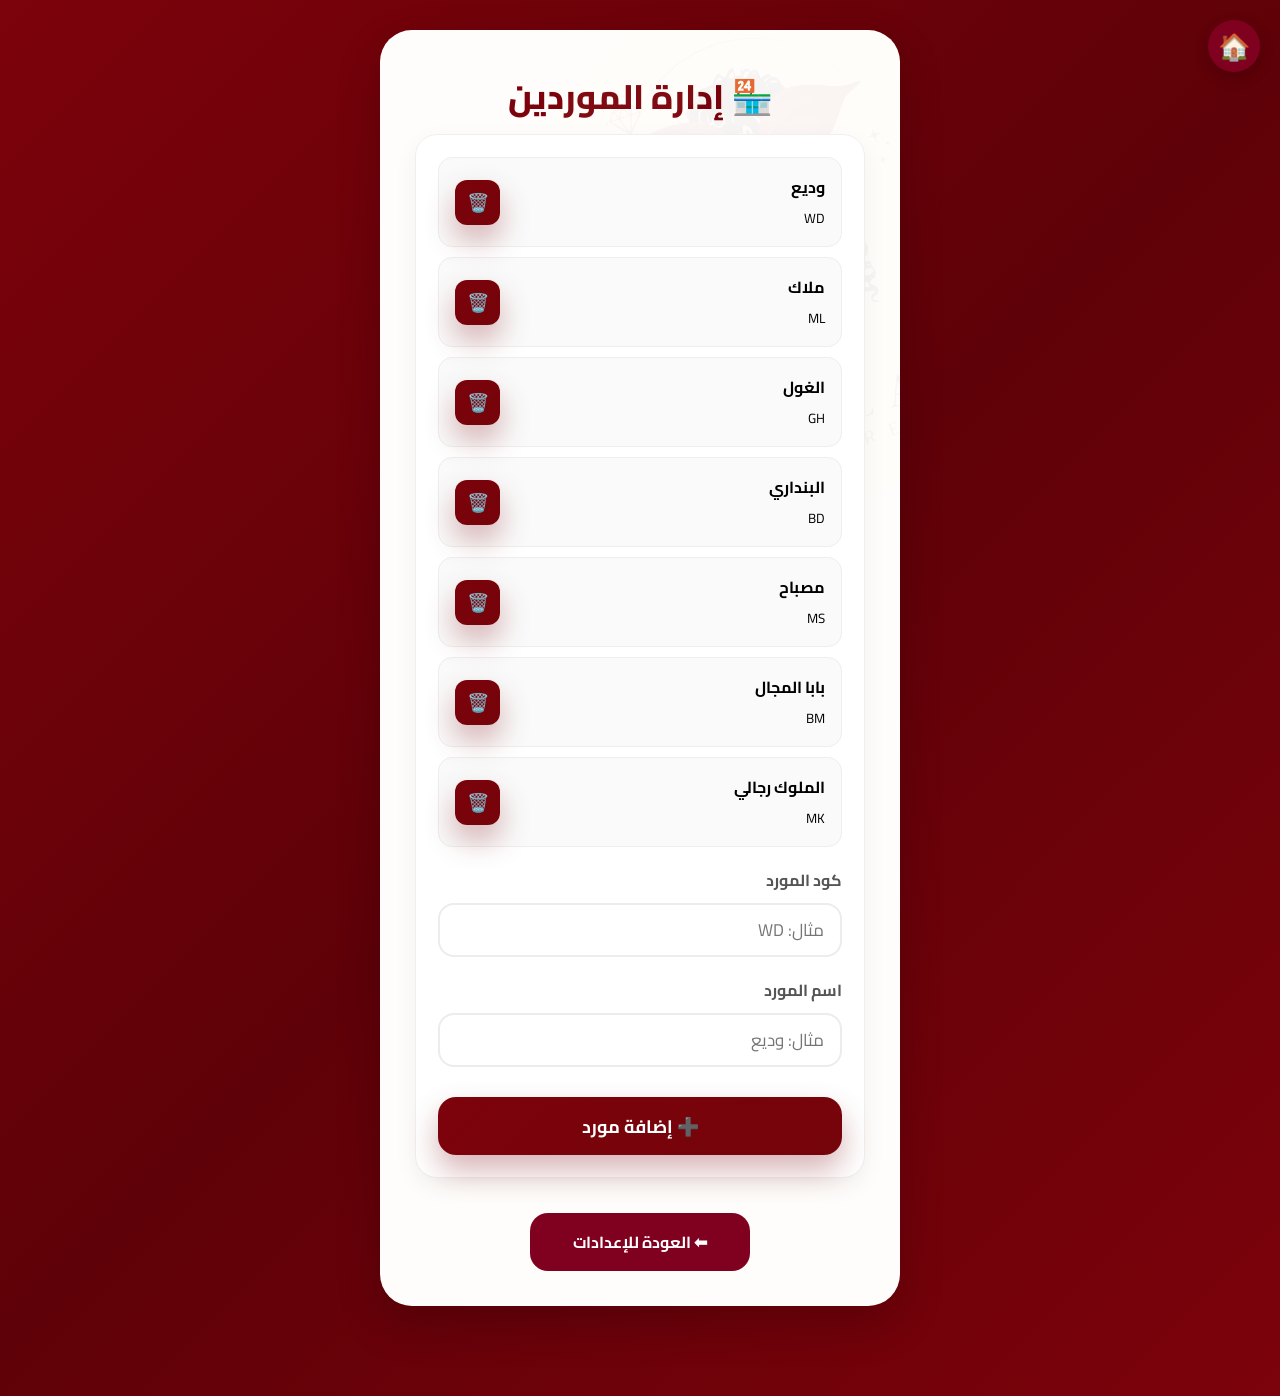
<file: suppliers.html>
<!DOCTYPE html>
<html lang="ar" dir="rtl">

<head>

<meta charset="UTF-8">

<meta name="viewport" content="width=device-width, initial-scale=1.0">

<title>إدارة الموردين | غزل</title>

<link rel="stylesheet" href="style.css">

</head>

<body>

<div class="container">

<h1>🏪 إدارة الموردين</h1>

<div class="section">


<div id="suppliersList"></div>


<label>كود المورد</label>

<input
type="text"
id="supplierCode"
placeholder="مثال: WD">


<label>اسم المورد</label>

<input
type="text"
id="supplierName"
placeholder="مثال: وديع">


<button id="addSupplierBtn">

➕ إضافة مورد

</button>


</div>


<a href="settings.html" class="back-btn">

⬅ العودة للإعدادات

</a>


</div>


<script src="suppliers.js"></script>

</body>
<a href="home.html" class="home-btn">
🏠
</a>
</html>
</file>
<file: style.css>
/*=================================================
            GHAZAL CALCULATOR
==================================================*/

@import url('https://fonts.googleapis.com/css2?family=Cairo:wght@300;400;600;700;800&display=swap');

*{
margin:0;
padding:0;
box-sizing:border-box;
font-family:'Cairo',sans-serif;
}

:root{

--primary:#7c020b;
--primary-dark:#75040a;
--gold:#D4AF37;
--gold-light:#f6e3a1;

--white:#ffffff;
--offwhite:#fffdfb;

--text:#444;

--shadow:
0 18px 45px rgba(0,0,0,.18);

}

body{

direction:rtl;

min-height:100vh;

display:flex;

justify-content:center;

align-items:center;

padding:30px 15px;

background:
linear-gradient(
135deg,
#7c020b,
#5f0108,
#7c020b
);

overflow-x:hidden;

}



/*==========================
CARD
===========================*/

.container{

position:relative;

width:100%;
max-width:520px;

background:var(--offwhite);

border-radius:32px;

padding:35px;

overflow:hidden;

box-shadow:var(--shadow);

}



/*==========================
WATERMARK
===========================*/

.container::before{

content:"";

position:absolute;

right:-140px;

top:-40px;

width:520px;

height:520px;

background:url("logo.png");

background-repeat:no-repeat;

background-size:contain;

opacity:.035;

pointer-events:none;

transform:rotate(-18deg);

}



/*==========================
HEADER
===========================*/

.logo{

display:block;

width:150px;

margin:auto;

margin-bottom:12px;

filter:
drop-shadow(0 10px 20px rgba(0,0,0,.12));

}

h1{

text-align:center;

font-size:34px;

font-weight:800;

color:var(--primary);

margin-bottom:6px;

}

.subtitle{

text-align:center;

font-size:14px;

color:#b48b2f;

font-weight:700;

margin-bottom:30px;

letter-spacing:.5px;

}

.divider{

width:80px;

height:4px;

margin:20px auto 35px;

border-radius:50px;

background:
linear-gradient(
90deg,
transparent,
var(--gold),
transparent
);

}



/*==========================
SECTIONS
===========================*/

.section{

position:relative;

background:white;

border-radius:22px;

padding:22px;

margin-bottom:22px;

border:1px solid #f1eeee;

box-shadow:

0 8px 25px rgba(0,0,0,.05);

transition:.35s;

}

.section:hover{

transform:translateY(-3px);

box-shadow:

0 15px 35px rgba(0,0,0,.08);

}

.section h2{

display:flex;

align-items:center;

gap:10px;

font-size:22px;

color:var(--primary);

margin-bottom:20px;

padding-bottom:12px;

border-bottom:

2px solid rgba(212,175,55,.30);

}



/*==========================
LABELS
===========================*/

label{

display:block;

font-size:16px;

font-weight:700;

color:#555;

margin-top:18px;

margin-bottom:8px;

}



/*==========================
INPUTS
===========================*/

input{

width:100%;

height:54px;

border-radius:16px;

border:2px solid #ececec;

padding:0 16px;

font-size:17px;

transition:.3s;

outline:none;

background:white;

}

input:focus{

border-color:var(--primary);

box-shadow:

0 0 0 5px rgba(124,2,11,.08);

}

input[readonly]{

background:#fafafa;

font-weight:bold;

color:var(--primary);

}
/*==========================
RESULT BOXES
===========================*/

.result{

display:flex;

justify-content:space-between;

align-items:center;

padding:15px 18px;

margin-top:14px;

border-radius:16px;

background:#faf8f8;

border:1px solid #efe5e5;

transition:.30s;

}

.result:hover{

transform:translateY(-2px);

box-shadow:0 10px 25px rgba(0,0,0,.08);

}

.result-title{

font-size:15px;

font-weight:700;

color:#666;

}

.result-value{

background:linear-gradient(135deg,#7c020b,#75040a);

color:white;

padding:9px 16px;

border-radius:30px;

font-weight:800;

font-size:18px;

min-width:120px;

text-align:center;

box-shadow:0 8px 20px rgba(124,2,11,.20);

}



/*==========================
BUTTON
===========================*/

button{

width:100%;

height:58px;

margin-top:30px;

border:none;

border-radius:18px;

background:linear-gradient(135deg,#7c020b,#75040a);

color:white;

font-size:18px;

font-weight:700;

cursor:pointer;

transition:.35s;

box-shadow:0 15px 30px rgba(124,2,11,.30);

}

button:hover{

transform:translateY(-3px);

box-shadow:0 20px 40px rgba(124,2,11,.40);

}

button:active{

transform:scale(.98);

}



/*==========================
FOOTER
===========================*/

.footer{

margin-top:20px;

text-align:center;

font-size:13px;

font-weight:600;

color:#999;

}



/*==========================
SCROLLBAR
===========================*/

::-webkit-scrollbar{

width:8px;

}

::-webkit-scrollbar-thumb{

background:#7c020b;

border-radius:20px;

}



/*==========================
MOBILE
===========================*/

@media(max-width:768px){

body{

padding:15px;

}

.container{

padding:22px;

border-radius:24px;

}

.container::before{

width:420px;

height:420px;

right:-130px;

top:-20px;

opacity:.04;

}

.logo{

width:75px;

}

h1{

font-size:28px;

}

.subtitle{

font-size:13px;

margin-bottom:22px;

}

.section{

padding:18px;

border-radius:18px;

}

.section h2{

font-size:20px;

}

label{

font-size:15px;

}

input{

height:50px;

font-size:16px;

}

.result{

flex-direction:column;

align-items:flex-start;

gap:10px;

}

.result-value{

width:100%;

font-size:18px;

}

button{

height:54px;

font-size:17px;

}

}



/*==========================
ANIMATION
===========================*/

.container{

animation:show .7s ease;

}

@keyframes show{

0%{

opacity:0;

transform:translateY(35px);

}

100%{

opacity:1;

transform:translateY(0);

}

}
#splash{

position:fixed;
top:0;
left:0;
width:100%;
height:100vh;

/*=================================================
            GHAZAL CALCULATOR
==================================================*/

@import url('https://fonts.googleapis.com/css2?family=Cairo:wght@300;400;600;700;800&display=swap');

*{
margin:0;
padding:0;
box-sizing:border-box;
font-family:'Cairo',sans-serif;
}

:root{

--primary:#7c020b;
--primary-dark:#75040a;
--gold:#D4AF37;
--gold-light:#f6e3a1;

--white:#ffffff;
--offwhite:#fffdfb;

--text:#444;

--shadow:
0 18px 45px rgba(0,0,0,.18);

}

body{

direction:rtl;

min-height:100vh;

display:flex;

justify-content:center;

align-items:center;

padding:30px 15px;

background:
linear-gradient(
135deg,
#7c020b,
#5f0108,
#7c020b
);

overflow-x:hidden;

}



/*==========================
CARD
===========================*/

.container{

position:relative;

width:100%;
max-width:520px;

background:var(--offwhite);

border-radius:32px;

padding:35px;

overflow:hidden;

box-shadow:var(--shadow);

}



/*==========================
WATERMARK
===========================*/

.container::before{

content:"";

position:absolute;

right:-140px;

top:-40px;

width:520px;

height:520px;

background:url("logo.png");

background-repeat:no-repeat;

background-size:contain;

opacity:.035;

pointer-events:none;

transform:rotate(-18deg);

}



/*==========================
HEADER
===========================*/

.logo{

display:block;

width:150px;

margin:auto;

margin-bottom:12px;

filter:
drop-shadow(0 10px 20px rgba(0,0,0,.12));

}

h1{

text-align:center;

font-size:34px;

font-weight:800;

color:var(--primary);

margin-bottom:6px;

}

.subtitle{

text-align:center;

font-size:14px;

color:#b48b2f;

font-weight:700;

margin-bottom:30px;

letter-spacing:.5px;

}

.divider{

width:80px;

height:4px;

margin:20px auto 35px;

border-radius:50px;

background:
linear-gradient(
90deg,
transparent,
var(--gold),
transparent
);

}



/*==========================
SECTIONS
===========================*/

.section{

position:relative;

background:white;

border-radius:22px;

padding:22px;

margin-bottom:22px;

border:1px solid #f1eeee;

box-shadow:

0 8px 25px rgba(0,0,0,.05);

transition:.35s;

}

.section:hover{

transform:translateY(-3px);

box-shadow:

0 15px 35px rgba(0,0,0,.08);

}

.section h2{

display:flex;

align-items:center;

gap:10px;

font-size:22px;

color:var(--primary);

margin-bottom:20px;

padding-bottom:12px;

border-bottom:

2px solid rgba(212,175,55,.30);

}



/*==========================
LABELS
===========================*/

label{

display:block;

font-size:16px;

font-weight:700;

color:#555;

margin-top:18px;

margin-bottom:8px;

}



/*==========================
INPUTS
===========================*/

input{

width:100%;

height:54px;

border-radius:16px;

border:2px solid #ececec;

padding:0 16px;

font-size:17px;

transition:.3s;

outline:none;

background:white;

}

input:focus{

border-color:var(--primary);

box-shadow:

0 0 0 5px rgba(124,2,11,.08);

}

input[readonly]{

background:#fafafa;

font-weight:bold;

color:var(--primary);

}
/*==========================
RESULT BOXES
===========================*/

.result{

display:flex;

justify-content:space-between;

align-items:center;

padding:15px 18px;

margin-top:14px;

border-radius:16px;

background:#faf8f8;

border:1px solid #efe5e5;

transition:.30s;

}

.result:hover{

transform:translateY(-2px);

box-shadow:0 10px 25px rgba(0,0,0,.08);

}

.result-title{

font-size:15px;

font-weight:700;

color:#666;

}

.result-value{

background:linear-gradient(135deg,#7c020b,#75040a);

color:white;

padding:9px 16px;

border-radius:30px;

font-weight:800;

font-size:18px;

min-width:120px;

text-align:center;

box-shadow:0 8px 20px rgba(124,2,11,.20);

}



/*==========================
BUTTON
===========================*/

button{

width:100%;

height:58px;

margin-top:30px;

border:none;

border-radius:18px;

background:linear-gradient(135deg,#7c020b,#75040a);

color:white;

font-size:18px;

font-weight:700;

cursor:pointer;

transition:.35s;

box-shadow:0 15px 30px rgba(124,2,11,.30);

}

button:hover{

transform:translateY(-3px);

box-shadow:0 20px 40px rgba(124,2,11,.40);

}

button:active{

transform:scale(.98);

}



/*==========================
FOOTER
===========================*/

.footer{

margin-top:20px;

text-align:center;

font-size:13px;

font-weight:600;

color:#999;

}



/*==========================
SCROLLBAR
===========================*/

::-webkit-scrollbar{

width:8px;

}

::-webkit-scrollbar-thumb{

background:#7c020b;

border-radius:20px;

}



/*==========================
MOBILE
===========================*/

@media(max-width:768px){

body{

padding:15px;

}

.container{

padding:22px;

border-radius:24px;

}

.container::before{

width:420px;

height:420px;

right:-130px;

top:-20px;

opacity:.04;

}

.logo{

width:75px;

}

h1{

font-size:28px;

}

.subtitle{

font-size:13px;

margin-bottom:22px;

}

.section{

padding:18px;

border-radius:18px;

}

.section h2{

font-size:20px;

}

label{

font-size:15px;

}

input{

height:50px;

font-size:16px;

}

.result{

flex-direction:column;

align-items:flex-start;

gap:10px;

}

.result-value{

width:100%;

font-size:18px;

}

button{

height:54px;

font-size:17px;

}

}



/*==========================
ANIMATION
===========================*/

.container{

animation:show .7s ease;

}

@keyframes show{

0%{

opacity:0;

transform:translateY(35px);

}

100%{

opacity:1;

transform:translateY(0);

}

}

.posts-btn{
    width:100%;
    margin-top:15px;
    padding:14px;
    border:none;
    border-radius:14px;
    font-size:18px;
    font-weight:700;
    cursor:pointer;
    background:#8B1E3F;
    color:#fff;
    transition:.3s;
}

.posts-btn:hover{
    opacity:.9;
    transform:translateY(-2px);
}

.social-links{

display:flex;
justify-content:center;
align-items:center;
gap:18px;
margin-top:25px;
}


.social-links a{

width:90px;
height:100px;

display:flex;
flex-direction:column;
justify-content:center;
align-items:center;

background:#fff;

border-radius:20px;

text-decoration:none;

box-shadow:0 5px 15px rgba(0,0,0,0.12);

transition:0.3s;

}


.social-links a:hover{

transform:translateY(-6px);

}



.social-links img{

width:45px;
height:45px;

object-fit:contain;

margin-bottom:8px;

}



.social-links span{

font-size:13px;

color:#800020;

font-weight:bold;

}
.section .center-title{
    text-align:center !important;
    width:100%;
    display:block;
}
.settings-item{

display:flex;
justify-content:space-between;
align-items:center;

background:#fff;

padding:18px 20px;

margin:15px auto;

border-radius:18px;

text-decoration:none;

color:#333;

font-weight:bold;

box-shadow:0 5px 15px rgba(0,0,0,.08);

transition:.3s;

max-width:450px;

}

.settings-item:hover{

transform:translateY(-3px);

box-shadow:0 8px 20px rgba(0,0,0,.12);

}

.settings-item span:last-child{

font-size:22px;

color:#800020;

}

.back-btn{

display:block;

width:220px;

margin:35px auto 0;

padding:14px;

background:#800020;

color:#fff;

text-align:center;

text-decoration:none;

border-radius:18px;

font-weight:bold;

transition:.3s;

}

.back-btn:hover{

opacity:.9;

}
.category-item{

display:flex;

justify-content:space-between;

align-items:center;

background:#fafafa;

padding:14px 16px;

margin-bottom:10px;

border-radius:14px;

border:1px solid #eee;

}

.delete-category{

width:45px;

height:45px;

margin:0;

padding:0;

border-radius:12px;

font-size:18px;

}
.home-btn{

position:fixed;

top:20px;

right:20px;

width:52px;

height:52px;

display:flex;

justify-content:center;

align-items:center;

background:#800020;

color:white;

font-size:26px;

text-decoration:none;

border-radius:50%;

box-shadow:0 5px 15px rgba(0,0,0,.2);

z-index:999;

transition:.3s;

}


.home-btn:hover{

transform:scale(1.1);

}
display:flex;
flex-direction:column;
justify-content:center;
align-items:center;

z-index:9999;

}


#splash img{

width:120px;
height:120px;
object-fit:contain;

}


#splash h1{

font-family:Cairo, sans-serif;
color:#800020;
font-size:40px;
margin:15px 0 5px;

}


#splash p{

font-family:Cairo, sans-serif;
color:#777;
font-size:18px;

}
.posts-btn{
    width:100%;
    margin-top:15px;
    padding:14px;
    border:none;
    border-radius:14px;
    font-size:18px;
    font-weight:700;
    cursor:pointer;
    background:#8B1E3F;
    color:#fff;
    transition:.3s;
}

.posts-btn:hover{
    opacity:.9;
    transform:translateY(-2px);
}
.bottom-nav{
    position:fixed;
    bottom:0;
    left:0;
    width:100%;
    background:#fff;
    display:flex;
    justify-content:space-around;
    align-items:center;
    padding:12px 0;
    box-shadow:0 -2px 15px rgba(0,0,0,.08);
    z-index:999;
}

.bottom-nav a{
    text-decoration:none;
    color:#666;
    font-size:15px;
    font-weight:700;
}

.bottom-nav a.active{
    color:#8B1E3F;
}

body{
    padding-bottom:90px;
}
.social-links{

display:flex;
justify-content:center;
align-items:center;
gap:18px;
margin-top:25px;
}


.social-links a{

width:90px;
height:100px;

display:flex;
flex-direction:column;
justify-content:center;
align-items:center;

background:#fff;

border-radius:20px;

text-decoration:none;

box-shadow:0 5px 15px rgba(0,0,0,0.12);

transition:0.3s;

}


.social-links a:hover{

transform:translateY(-6px);

}



.social-links img{

width:45px;
height:45px;

object-fit:contain;

margin-bottom:8px;

}



.social-links span{

font-size:13px;

color:#800020;

font-weight:bold;

}
.section .center-title{
    text-align:center !important;
    width:100%;
    display:block;
}
.settings-item{

display:flex;
justify-content:space-between;
align-items:center;

background:#fff;

padding:18px 20px;

margin:15px auto;

border-radius:18px;

text-decoration:none;

color:#333;

font-weight:bold;

box-shadow:0 5px 15px rgba(0,0,0,.08);

transition:.3s;

max-width:450px;

}

.settings-item:hover{

transform:translateY(-3px);

box-shadow:0 8px 20px rgba(0,0,0,.12);

}

.settings-item span:last-child{

font-size:22px;

color:#800020;

}

.back-btn{

display:block;

width:220px;

margin:35px auto 0;

padding:14px;

background:#800020;

color:#fff;

text-align:center;

text-decoration:none;

border-radius:18px;

font-weight:bold;

transition:.3s;

}

.back-btn:hover{

opacity:.9;

}
.category-item{

display:flex;

justify-content:space-between;

align-items:center;

background:#fafafa;

padding:14px 16px;

margin-bottom:10px;

border-radius:14px;

border:1px solid #eee;

}

.delete-category{

width:45px;

height:45px;

margin:0;

padding:0;

border-radius:12px;

font-size:18px;

}
.home-btn{

position:fixed;

top:20px;

right:20px;

width:52px;

height:52px;

display:flex;

justify-content:center;

align-items:center;

background:#800020;

color:white;

font-size:26px;

text-decoration:none;

border-radius:50%;

box-shadow:0 5px 15px rgba(0,0,0,.2);

z-index:999;

transition:.3s;

}


.home-btn:hover{

transform:scale(1.1);

}
#splash{
    position:fixed;
    inset:0;
    width:100%;
    height:100vh;
    background:#f8eae1;
    z-index:99999;
}

#splash img{
    width:100%;
    height:100%;
    object-fit:cover;
}
</file>
<file: posts.css>
/* =========================
   Ghazal Posts
========================= */

.section{
    margin-bottom:20px;
}

.section h2{
    margin-bottom:15px;
}

label{
    display:block;
    margin:15px 0 8px;
    font-weight:700;
}

input,
select{
    width:100%;
    padding:14px;
    border:1px solid #ddd;
    border-radius:12px;
    font-size:16px;
    font-family:'Cairo',sans-serif;
    box-sizing:border-box;
}

input:focus,
select:focus{
    outline:none;
    border-color:#8B1E3F;
}

.code-box{
    display:flex;
    align-items:center;
    gap:10px;
}

.code-box input{
    flex:1;
}

#copyCodeBtn{
    min-width:95px;
    height:50px;
    border:none;
    border-radius:12px;
    background:#8B1E3F;
    color:#fff;
    font-family:'Cairo',sans-serif;
    font-size:15px;
    font-weight:700;
    cursor:pointer;
}

#copyCodeBtn:hover{
    opacity:.9;
}

.posts-btn{
    width:100%;
    padding:15px;
    margin-top:25px;
    border:none;
    border-radius:14px;
    background:#8B1E3F;
    color:#fff;
    font-size:18px;
    font-family:'Cairo',sans-serif;
    font-weight:700;
    cursor:pointer;
}

.posts-btn:hover{
    opacity:.9;
    transform:translateY(-2px);
    transition:.2s;
}
</file>
